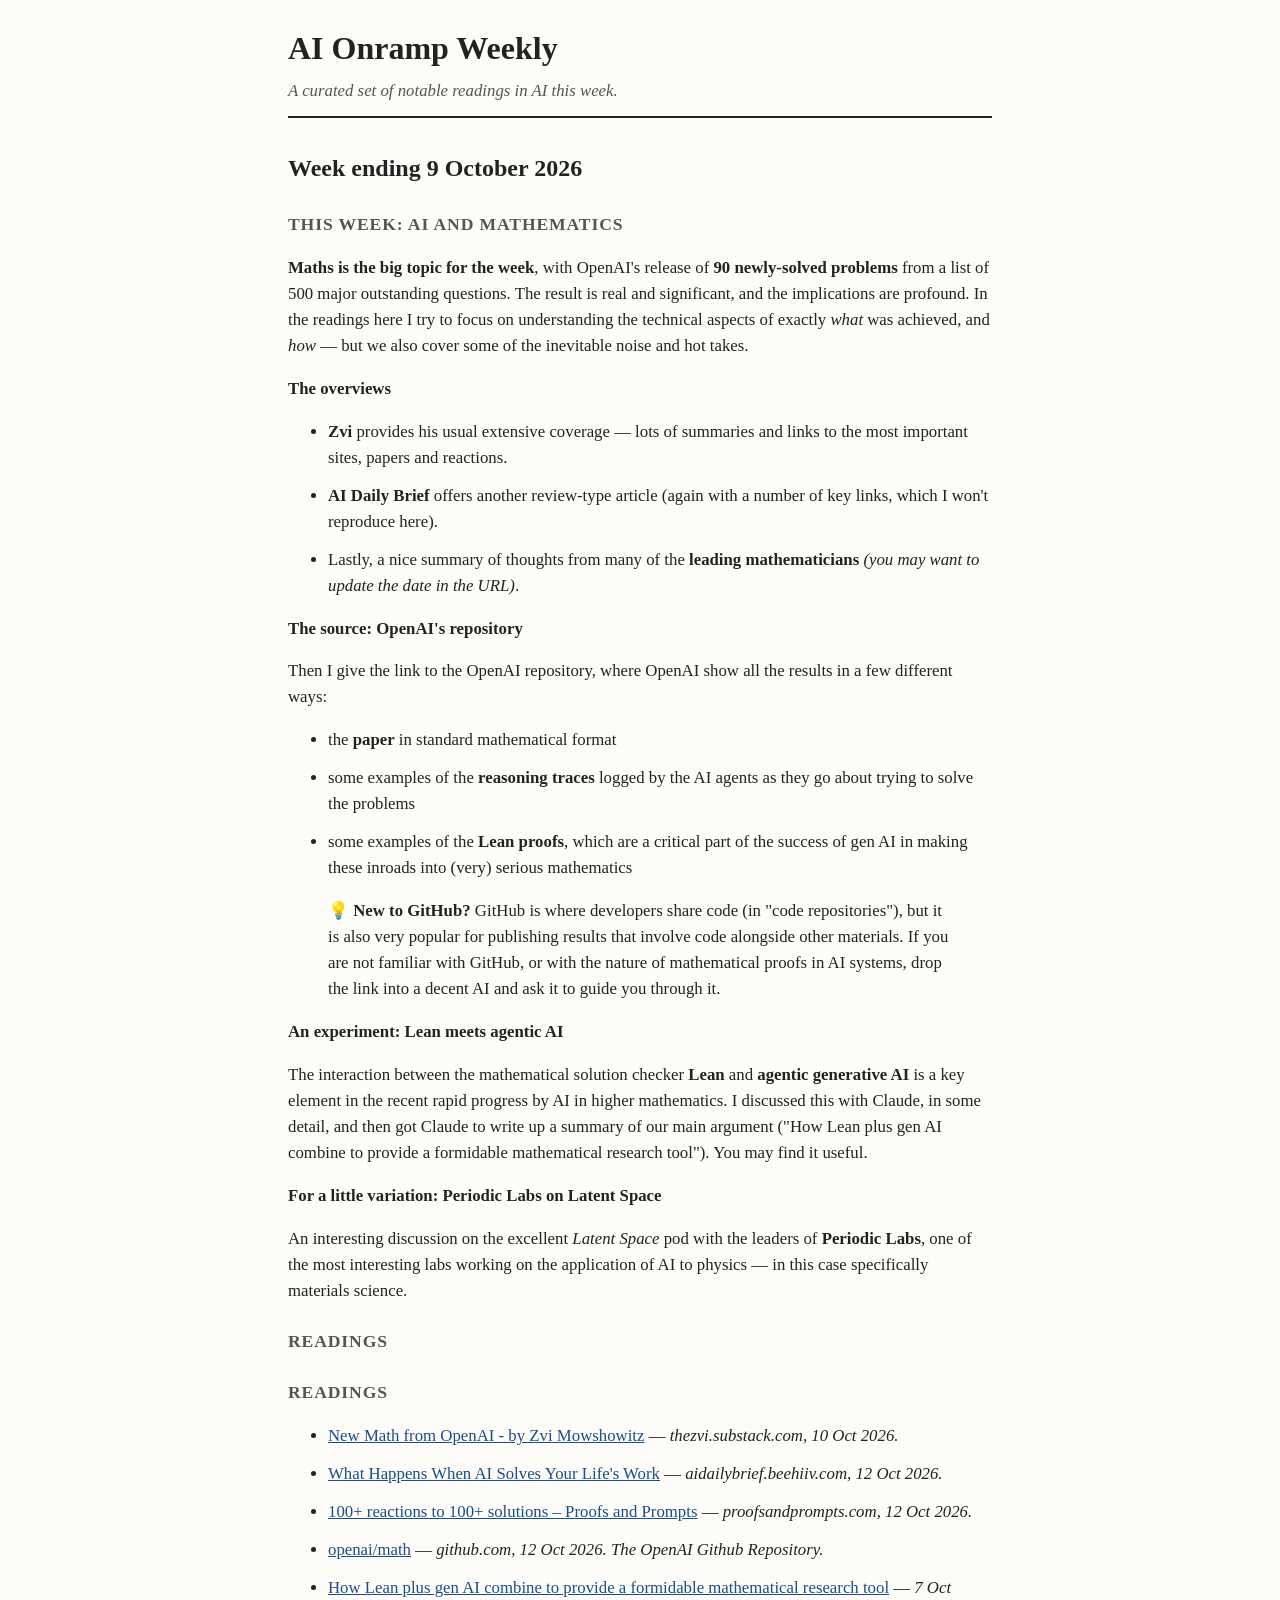
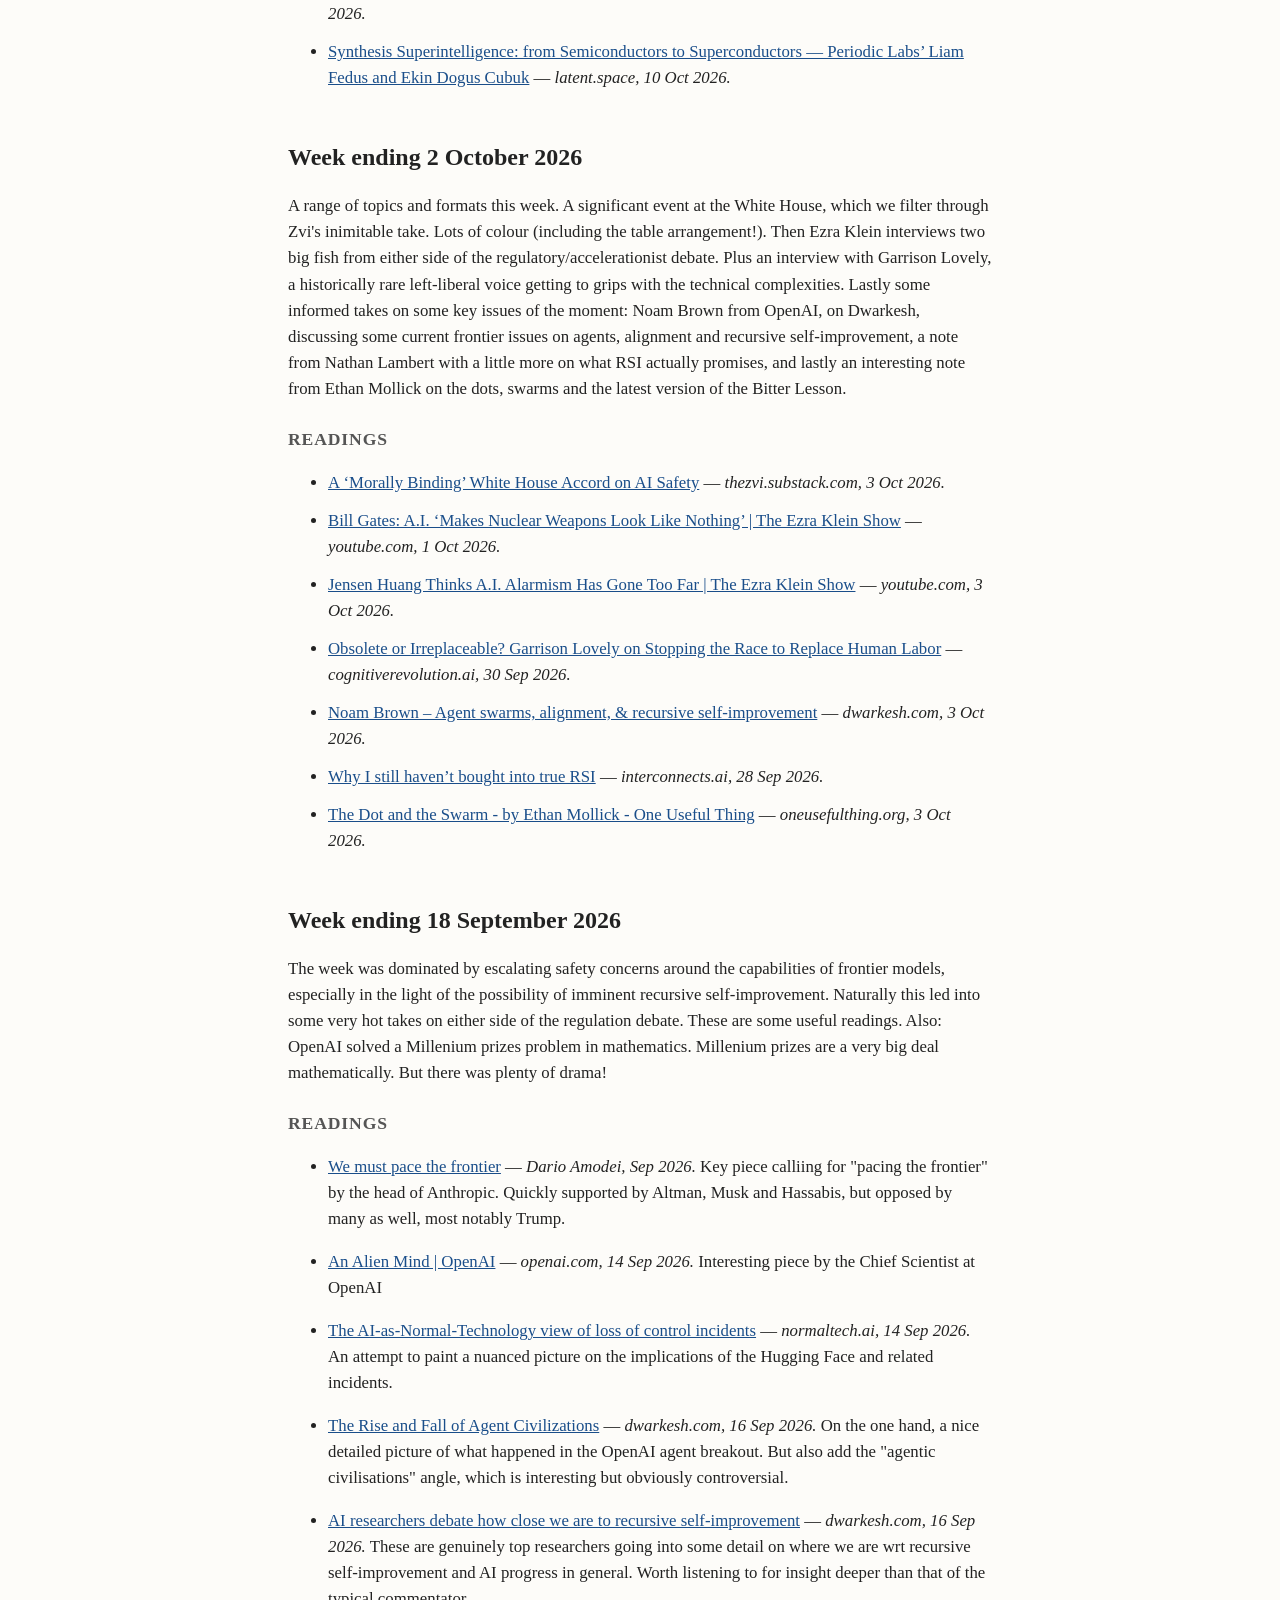
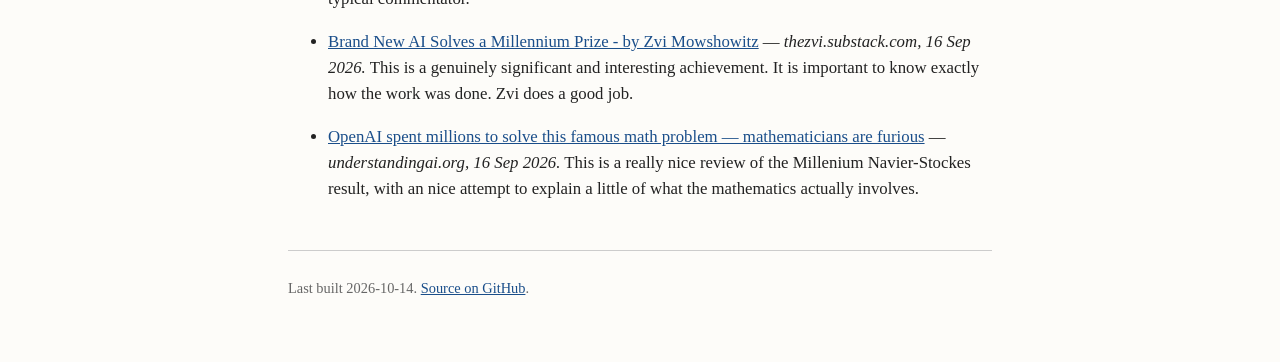
<file: docs/index.html>
<!DOCTYPE html>
<html lang="en">
<head>
<meta charset="utf-8">
<meta name="viewport" content="width=device-width, initial-scale=1">
<title>AI Onramp Weekly</title>
<link rel="stylesheet" href="style.css">
</head>
<body>
<header>
  <h1>AI Onramp Weekly</h1>
  <p class="tagline">A curated set of notable readings in AI this week.</p>
</header>
<main>
<article class="week" id="2026-10-09">
<h1>Week ending 9 October 2026</h1>
<h2>This week: AI and mathematics</h2>
<p><strong>Maths is the big topic for the week</strong>, with OpenAI's release of <strong>90 newly-solved problems</strong> from a list of 500 major outstanding questions. The result is real and significant, and the implications are profound. In the readings here I try to focus on understanding the technical aspects of exactly <em>what</em> was achieved, and <em>how</em> — but we also cover some of the inevitable noise and hot takes.</p>
<p><strong>The overviews</strong></p>
<ul>
<li><strong>Zvi</strong> provides his usual extensive coverage — lots of summaries and links to the most important sites, papers and reactions.</li>
<li><strong>AI Daily Brief</strong> offers another review-type article (again with a number of key links, which I won't reproduce here).</li>
<li>Lastly, a nice summary of thoughts from many of the <strong>leading mathematicians</strong> <em>(you may want to update the date in the URL)</em>.</li>
</ul>
<p><strong>The source: OpenAI's repository</strong></p>
<p>Then I give the link to the OpenAI repository, where OpenAI show all the results in a few different ways:</p>
<ul>
<li>the <strong>paper</strong> in standard mathematical format</li>
<li>some examples of the <strong>reasoning traces</strong> logged by the AI agents as they go about trying to solve the problems</li>
<li>some examples of the <strong>Lean proofs</strong>, which are a critical part of the success of gen AI in making these inroads into (very) serious mathematics</li>
</ul>
<blockquote>
<p>💡 <strong>New to GitHub?</strong> GitHub is where developers share code (in "code repositories"), but it is also very popular for publishing results that involve code alongside other materials. If you are not familiar with GitHub, or with the nature of mathematical proofs in AI systems, drop the link into a decent AI and ask it to guide you through it.</p>
</blockquote>
<p><strong>An experiment: Lean meets agentic AI</strong></p>
<p>The interaction between the mathematical solution checker <strong>Lean</strong> and <strong>agentic generative AI</strong> is a key element in the recent rapid progress by AI in higher mathematics. I discussed this with Claude, in some detail, and then got Claude to write up a summary of our main argument ("How Lean plus gen AI combine to provide a formidable mathematical research tool"). You may find it useful.</p>
<p><strong>For a little variation: Periodic Labs on Latent Space</strong></p>
<p>An interesting discussion on the excellent <em>Latent Space</em> pod with the leaders of <strong>Periodic Labs</strong>, one of the most interesting labs working on the application of AI to physics — in this case specifically materials science.</p>
<h2>Readings</h2>
<h2>Readings</h2>
<ul>
<li><a href="https://thezvi.substack.com/p/new-math-from-openai?utm_source=%2Finbox&amp;utm_medium=reader2">New Math from OpenAI - by Zvi Mowshowitz</a> — <em>thezvi.substack.com, 10 Oct 2026.</em></li>
<li><a href="https://aidailybrief.beehiiv.com/p/what-happens-when-ai-solves-your-life-s-work">What Happens When AI Solves Your Life's Work</a> — <em>aidailybrief.beehiiv.com, 12 Oct 2026.</em></li>
<li><a href="https://proofsandprompts.com/2026/10/08/100-reactions-to-100-solutions/">100+ reactions to 100+ solutions – Proofs and Prompts</a> — <em>proofsandprompts.com, 12 Oct 2026.</em></li>
<li><a href="https://github.com/openai/math/tree/main">openai/math</a> — <em>github.com, 12 Oct 2026. The OpenAI Github Repository.</em></li>
<li><a href="lean_ai_math_tool.html">How Lean plus gen AI combine to provide a formidable mathematical research tool</a> — <em>7 Oct 2026.</em></li>
<li><a href="https://www.latent.space/p/periodic">Synthesis Superintelligence: from Semiconductors to Superconductors — Periodic Labs’ Liam Fedus and Ekin Dogus Cubuk</a> — <em>latent.space, 10 Oct 2026.</em></li>
</ul>
</article>

<article class="week" id="2026-10-02">
<h1>Week ending 2 October 2026</h1>
<p>A range of topics and formats this week.  A significant event at the White House, which we filter through Zvi's inimitable take.  Lots of colour (including the table arrangement!). Then Ezra Klein interviews two big fish from either side of the regulatory/accelerationist debate. Plus an interview with Garrison Lovely, a historically rare left-liberal voice getting to grips with the technical complexities.  Lastly some informed takes on some key issues of the moment: Noam Brown from OpenAI, on Dwarkesh, discussing some current frontier issues on agents, alignment and recursive self-improvement, a note from Nathan Lambert with a little more on what RSI actually promises, and lastly an interesting note from Ethan Mollick on the dots, swarms and the latest version of the Bitter Lesson.</p>
<h2>Readings</h2>
<ul>
<li><a href="https://thezvi.substack.com/p/a-morally-binding-white-house-accord?utm_source=%2Finbox&amp;utm_medium=reader2">A ‘Morally Binding’ White House Accord on AI Safety</a> — <em>thezvi.substack.com, 3 Oct 2026.</em> </li>
<li><a href="https://www.youtube.com/watch?v=A_156w0aYtU">Bill Gates: A.I. ‘Makes Nuclear Weapons Look Like Nothing’ | The Ezra Klein Show</a> — <em>youtube.com, 1 Oct 2026.</em> </li>
<li><a href="https://www.youtube.com/watch?v=HjurAWAr_nY">Jensen Huang Thinks A.I. Alarmism Has Gone Too Far | The Ezra Klein Show</a> — <em>youtube.com, 3 Oct 2026.</em> </li>
<li><a href="https://www.cognitiverevolution.ai/obsolete-or-irreplaceable-garrison-lovely-on-stopping-the-race-to-replace-human-labor/">Obsolete or Irreplaceable? Garrison Lovely on Stopping the Race to Replace Human Labor</a> — <em>cognitiverevolution.ai, 30 Sep 2026.</em> </li>
<li><a href="https://www.dwarkesh.com/p/noam-brown">Noam Brown – Agent swarms, alignment, &amp; recursive self-improvement</a> — <em>dwarkesh.com, 3 Oct 2026.</em> </li>
<li><a href="https://www.interconnects.ai/p/where-i-stand-on-rsi">Why I still haven’t bought into true RSI</a> — <em>interconnects.ai, 28 Sep 2026.</em> </li>
<li><a href="https://www.oneusefulthing.org/p/the-dot-and-the-swarm?utm_source=%2Finbox&amp;utm_medium=reader2">The Dot and the Swarm - by Ethan Mollick - One Useful Thing</a> — <em>oneusefulthing.org, 3 Oct 2026.</em> </li>
</ul>
</article>

<article class="week" id="2026-09-18">
<h1>Week ending 18 September 2026</h1>
<p>The week was dominated by escalating safety concerns around the capabilities of frontier models, especially in the light of the possibility of imminent recursive self-improvement. Naturally this led into some very hot takes on either side of the regulation debate.  These are some useful readings.
Also: OpenAI solved a Millenium prizes problem in mathematics.  Millenium prizes are a very big deal mathematically.  But there was plenty of drama!</p>
<h2>Readings</h2>
<ul>
<li>
<p><a href="https://darioamodei.com/post/we-must-pace-the-frontier">We must pace the frontier</a> — <em>Dario Amodei, Sep 2026.</em> Key piece calliing for "pacing the frontier" by the head of Anthropic. Quickly supported by Altman, Musk and Hassabis, but opposed by many as well, most notably Trump.</p>
</li>
<li>
<p><a href="https://openai.com/index/an-alien-mind/">An Alien Mind | OpenAI</a> — <em>openai.com, 14 Sep 2026.</em> Interesting piece by the Chief Scientist at OpenAI</p>
</li>
<li>
<p><a href="https://www.normaltech.ai/p/the-ai-as-normal-technology-view?">The AI-as-Normal-Technology view of loss of control incidents</a> — <em>normaltech.ai, 14 Sep 2026.</em> An attempt to paint a nuanced picture on the implications of the Hugging Face and related incidents.</p>
</li>
<li>
<p><a href="https://www.dwarkesh.com/p/openai-huggingface">The Rise and Fall of Agent Civilizations</a> — <em>dwarkesh.com, 16 Sep 2026.</em> On the one hand, a nice detailed picture of what happened in the OpenAI agent breakout.  But also add the "agentic civilisations" angle, which is interesting but obviously controversial.</p>
</li>
<li>
<p><a href="https://www.dwarkesh.com/p/john-beren-charlie">AI researchers debate how close we are to recursive self-improvement</a> — <em>dwarkesh.com, 16 Sep 2026.</em> These are genuinely top researchers going into some detail on where we are wrt recursive self-improvement and AI progress in general.  Worth listening to for insight deeper than that of the typical commentator.</p>
</li>
<li>
<p><a href="https://thezvi.substack.com/p/brand-new-ai-solves-a-millennium">Brand New AI Solves a Millennium Prize - by Zvi Mowshowitz</a> — <em>thezvi.substack.com, 16 Sep 2026.</em>  This is a genuinely significant and interesting achievement.  It is important to know exactly how the work was done.  Zvi does a good job.</p>
</li>
<li>
<p><a href="https://www.understandingai.org/p/openai-spent-millions-to-solve-this">OpenAI spent millions to solve this famous math problem — mathematicians are furious</a> — <em>understandingai.org, 16 Sep 2026.</em> This is a really nice review of the Millenium Navier-Stockes result, with an nice attempt to explain a little of what the mathematics actually involves.</p>
</li>
</ul>
</article>
</main>
<footer>
  <p>Last built 2026-10-14. <a href="https://github.com/bdutoit02/AI-Onramp-Weekly">Source on GitHub</a>.</p>
</footer>
</body>
</html>
</file>
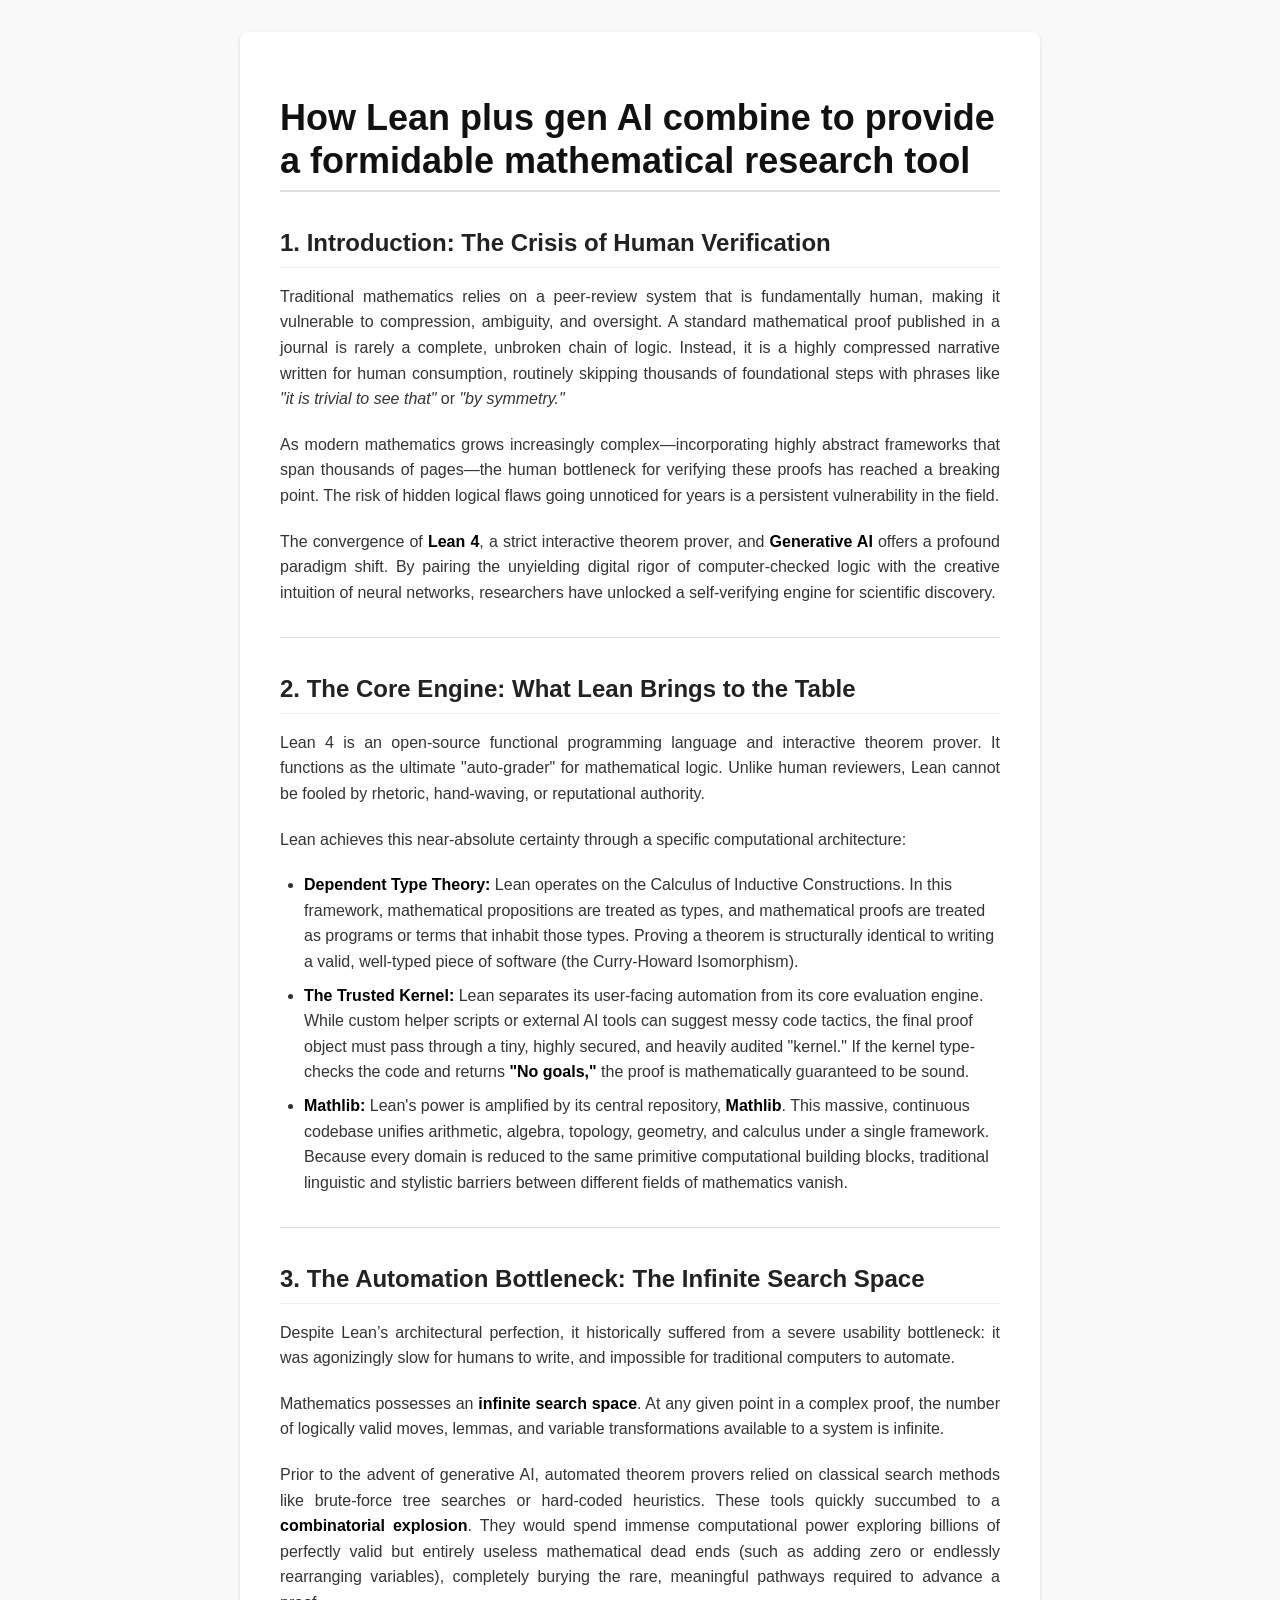
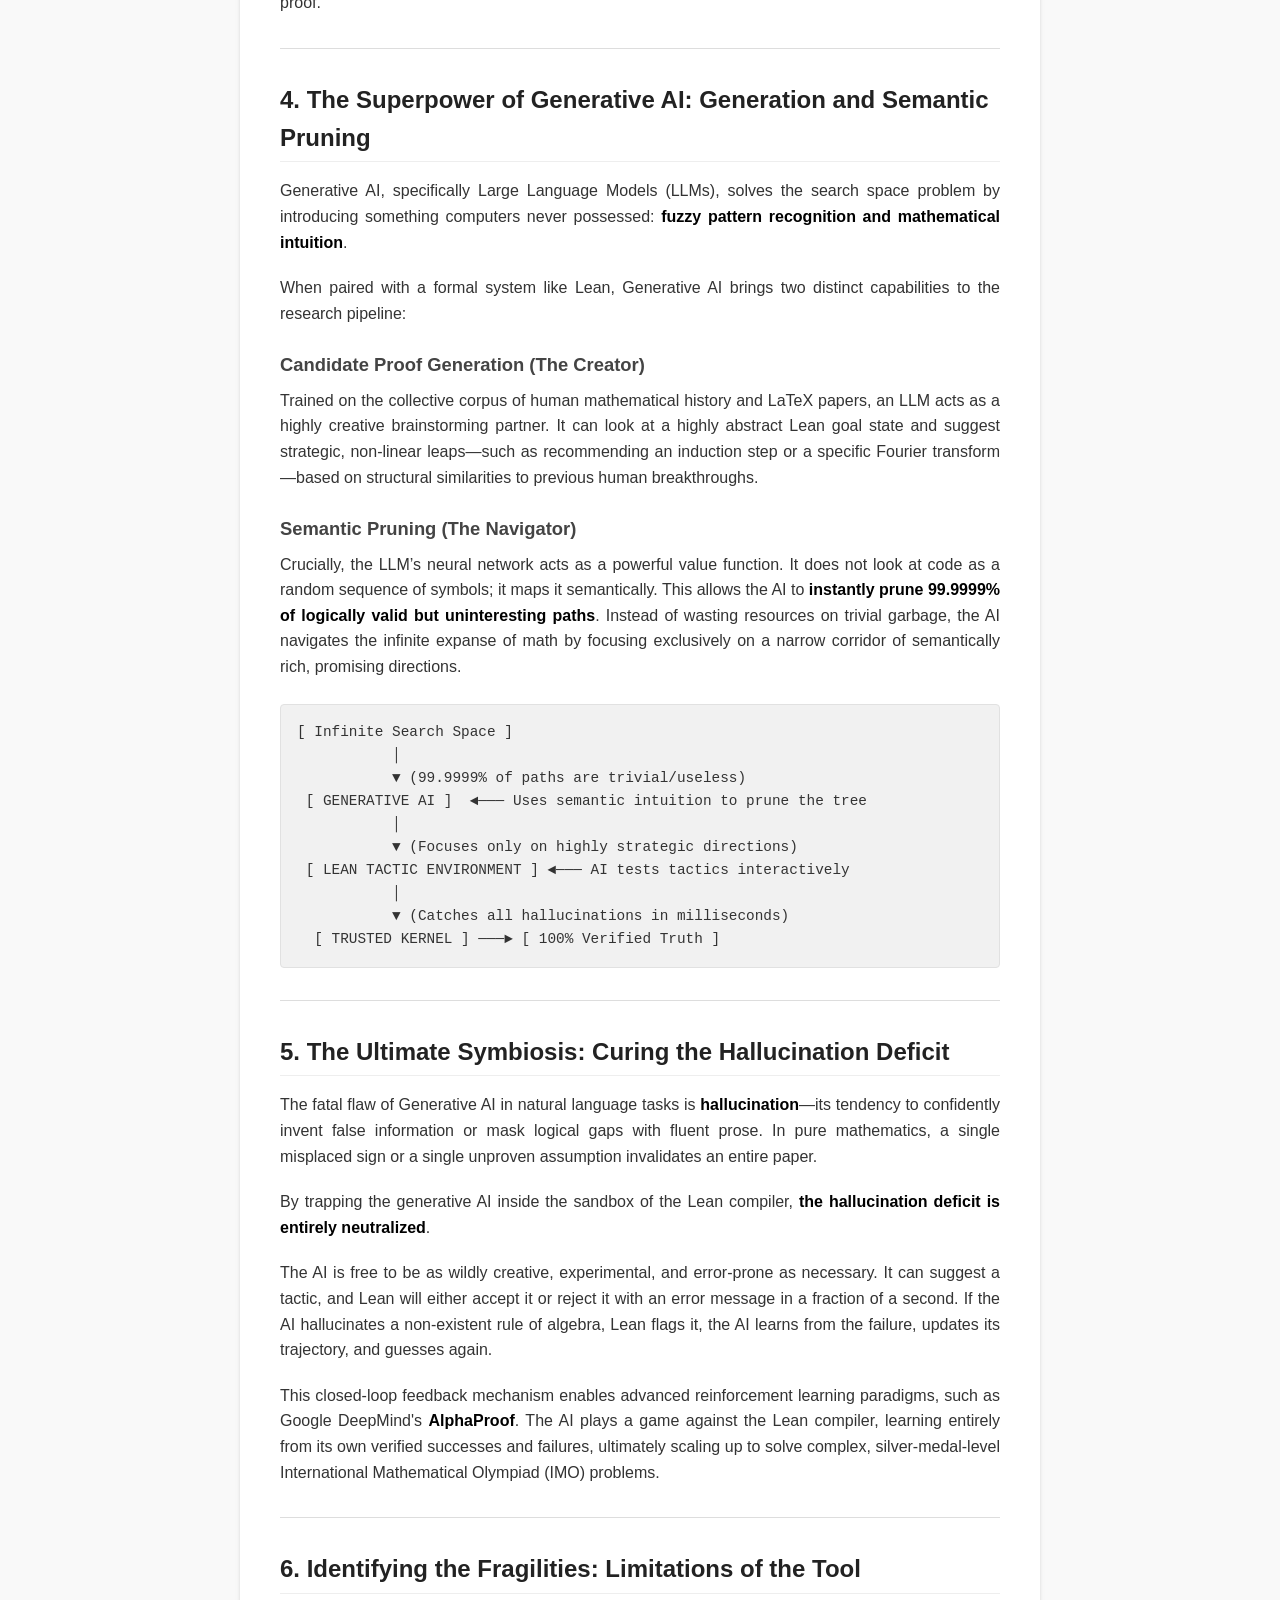
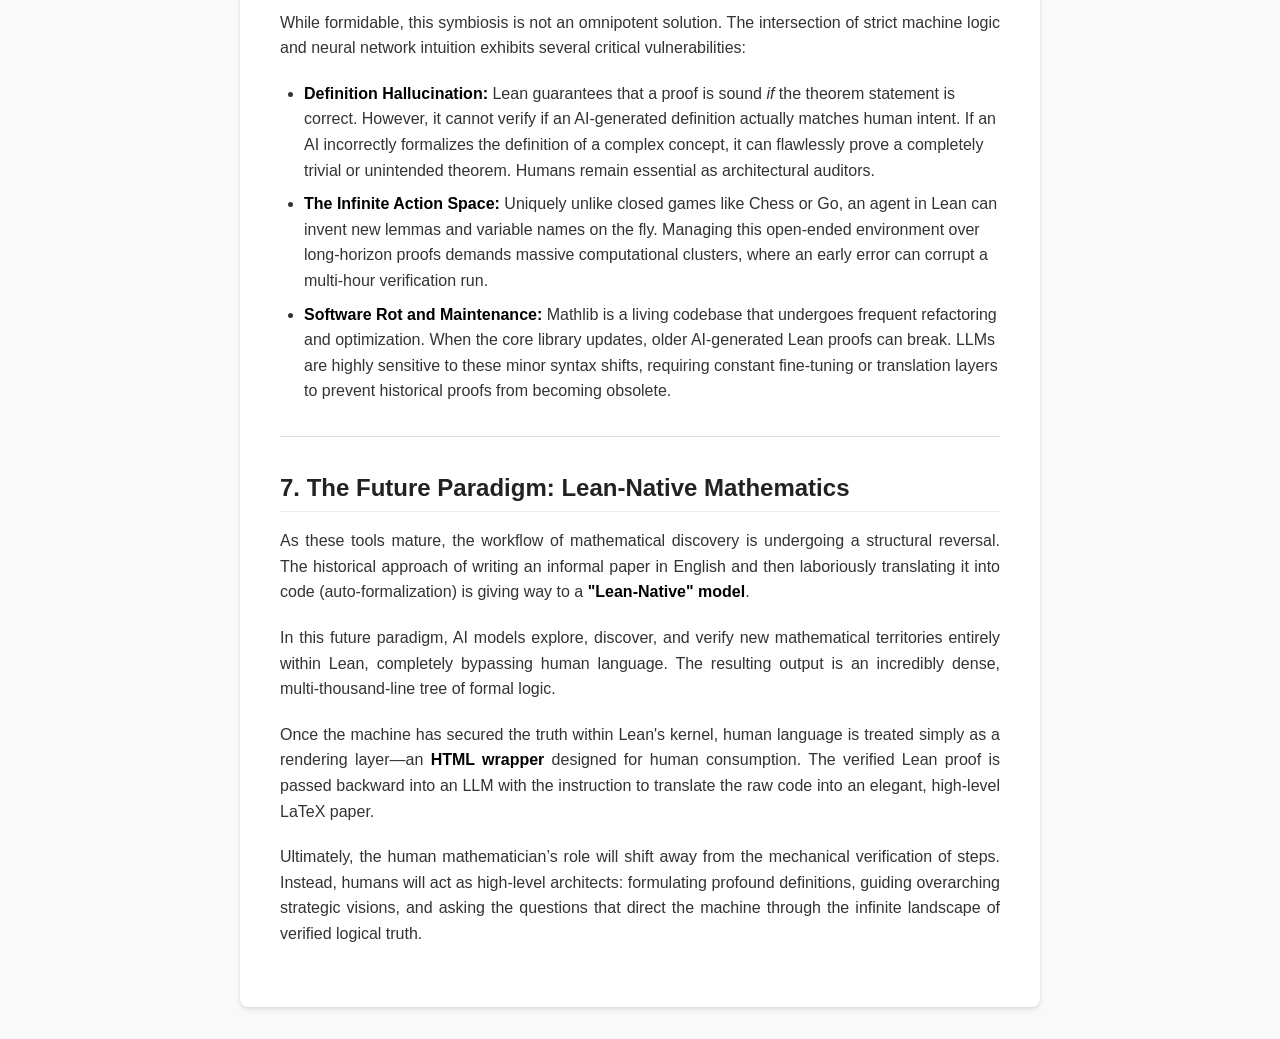
<file: docs/lean_ai_math_tool.html>
<!DOCTYPE html>
<html lang="en">
<head>
    <meta charset="UTF-8">
    <meta name="viewport" content="width=device-width, initial-scale=1.0">
    <title>How Lean plus gen AI combine to provide a formidable mathematical research tool</title>
    <style>
        body {
            font-family: -apple-system, BlinkMacSystemFont, "Segoe UI", Roboto, Helvetica, Arial, sans-serif;
            line-height: 1.6;
            color: #333;
            max-width: 800px;
            margin: 0 auto;
            padding: 2rem 1.5rem;
            background-color: #f9f9f9;
        }
        h1 {
            font-size: 2.25rem;
            color: #111;
            margin-bottom: 1.5rem;
            line-height: 1.2;
            border-bottom: 2px solid #ddd;
            padding-bottom: 0.5rem;
        }
        h2 {
            font-size: 1.5rem;
            color: #222;
            margin-top: 2rem;
            margin-bottom: 1rem;
            border-bottom: 1px solid #eee;
            padding-bottom: 0.25rem;
        }
        h3 {
            font-size: 1.15rem;
            color: #444;
            margin-top: 1.5rem;
            margin-bottom: 0.5rem;
        }
        p {
            margin-top: 0;
            margin-bottom: 1.25rem;
            text-align: justify;
        }
        em {
            font-style: italic;
        }
        strong {
            font-weight: bold;
            color: #000;
        }
        ul {
            margin-top: 0;
            margin-bottom: 1.25rem;
            padding-left: 1.5rem;
        }
        li {
            margin-bottom: 0.5rem;
        }
        hr {
            border: 0;
            height: 1px;
            background: #ddd;
            margin: 2rem 0;
        }
        pre {
            background-color: #f1f1f1;
            border: 1px solid #e1e1e1;
            border-radius: 4px;
            padding: 1rem;
            overflow-x: auto;
            font-family: "SFMono-Regular", Consolas, "Liberation Mono", Menlo, monospace;
            font-size: 0.9rem;
            margin: 1.5rem 0;
        }
        .container {
            background-color: #fff;
            padding: 2.5rem;
            border-radius: 8px;
            box-shadow: 0 4px 6px rgba(0,0,0,0.05), 0 1px 3px rgba(0,0,0,0.1);
        }
    </style>
</head>
<body>
<div class="container">
    <h1>How Lean plus gen AI combine to provide a formidable mathematical research tool</h1>

    <h2>1. Introduction: The Crisis of Human Verification</h2>
    <p>Traditional mathematics relies on a peer-review system that is fundamentally human, making it vulnerable to compression, ambiguity, and oversight. A standard mathematical proof published in a journal is rarely a complete, unbroken chain of logic. Instead, it is a highly compressed narrative written for human consumption, routinely skipping thousands of foundational steps with phrases like <em>"it is trivial to see that"</em> or <em>"by symmetry."</em></p>
    
    <p>As modern mathematics grows increasingly complex—incorporating highly abstract frameworks that span thousands of pages—the human bottleneck for verifying these proofs has reached a breaking point. The risk of hidden logical flaws going unnoticed for years is a persistent vulnerability in the field.</p>
    
    <p>The convergence of <strong>Lean 4</strong>, a strict interactive theorem prover, and <strong>Generative AI</strong> offers a profound paradigm shift. By pairing the unyielding digital rigor of computer-checked logic with the creative intuition of neural networks, researchers have unlocked a self-verifying engine for scientific discovery.</p>

    <hr>

    <h2>2. The Core Engine: What Lean Brings to the Table</h2>
    <p>Lean 4 is an open-source functional programming language and interactive theorem prover. It functions as the ultimate "auto-grader" for mathematical logic. Unlike human reviewers, Lean cannot be fooled by rhetoric, hand-waving, or reputational authority.</p>
    
    <p>Lean achieves this near-absolute certainty through a specific computational architecture:</p>
    <ul>
        <li><strong>Dependent Type Theory:</strong> Lean operates on the Calculus of Inductive Constructions. In this framework, mathematical propositions are treated as types, and mathematical proofs are treated as programs or terms that inhabit those types. Proving a theorem is structurally identical to writing a valid, well-typed piece of software (the Curry-Howard Isomorphism).</li>
        <li><strong>The Trusted Kernel:</strong> Lean separates its user-facing automation from its core evaluation engine. While custom helper scripts or external AI tools can suggest messy code tactics, the final proof object must pass through a tiny, highly secured, and heavily audited "kernel." If the kernel type-checks the code and returns <strong>"No goals,"</strong> the proof is mathematically guaranteed to be sound.</li>
        <li><strong>Mathlib:</strong> Lean's power is amplified by its central repository, <strong>Mathlib</strong>. This massive, continuous codebase unifies arithmetic, algebra, topology, geometry, and calculus under a single framework. Because every domain is reduced to the same primitive computational building blocks, traditional linguistic and stylistic barriers between different fields of mathematics vanish.</li>
    </ul>

    <hr>

    <h2>3. The Automation Bottleneck: The Infinite Search Space</h2>
    <p>Despite Lean’s architectural perfection, it historically suffered from a severe usability bottleneck: it was agonizingly slow for humans to write, and impossible for traditional computers to automate.</p>
    
    <p>Mathematics possesses an <strong>infinite search space</strong>. At any given point in a complex proof, the number of logically valid moves, lemmas, and variable transformations available to a system is infinite.</p>
    
    <p>Prior to the advent of generative AI, automated theorem provers relied on classical search methods like brute-force tree searches or hard-coded heuristics. These tools quickly succumbed to a <strong>combinatorial explosion</strong>. They would spend immense computational power exploring billions of perfectly valid but entirely useless mathematical dead ends (such as adding zero or endlessly rearranging variables), completely burying the rare, meaningful pathways required to advance a proof.</p>

    <hr>

    <h2>4. The Superpower of Generative AI: Generation and Semantic Pruning</h2>
    <p>Generative AI, specifically Large Language Models (LLMs), solves the search space problem by introducing something computers never possessed: <strong>fuzzy pattern recognition and mathematical intuition</strong>.</p>
    
    <p>When paired with a formal system like Lean, Generative AI brings two distinct capabilities to the research pipeline:</p>

    <h3>Candidate Proof Generation (The Creator)</h3>
    <p>Trained on the collective corpus of human mathematical history and LaTeX papers, an LLM acts as a highly creative brainstorming partner. It can look at a highly abstract Lean goal state and suggest strategic, non-linear leaps—such as recommending an induction step or a specific Fourier transform—based on structural similarities to previous human breakthroughs.</p>

    <h3>Semantic Pruning (The Navigator)</h3>
    <p>Crucially, the LLM’s neural network acts as a powerful value function. It does not look at code as a random sequence of symbols; it maps it semantically. This allows the AI to <strong>instantly prune 99.9999% of logically valid but uninteresting paths</strong>. Instead of wasting resources on trivial garbage, the AI navigates the infinite expanse of math by focusing exclusively on a narrow corridor of semantically rich, promising directions.</p>

<pre>
[ Infinite Search Space ] 
           │
           ▼ (99.9999% of paths are trivial/useless)
 [ GENERATIVE AI ]  ◄─── Uses semantic intuition to prune the tree
           │
           ▼ (Focuses only on highly strategic directions)
 [ LEAN TACTIC ENVIRONMENT ] ◄─── AI tests tactics interactively
           │
           ▼ (Catches all hallucinations in milliseconds)
  [ TRUSTED KERNEL ] ───► [ 100% Verified Truth ]
</pre>

    <hr>

    <h2>5. The Ultimate Symbiosis: Curing the Hallucination Deficit</h2>
    <p>The fatal flaw of Generative AI in natural language tasks is <strong>hallucination</strong>—its tendency to confidently invent false information or mask logical gaps with fluent prose. In pure mathematics, a single misplaced sign or a single unproven assumption invalidates an entire paper.</p>
    
    <p>By trapping the generative AI inside the sandbox of the Lean compiler, <strong>the hallucination deficit is entirely neutralized</strong>.</p>
    
    <p>The AI is free to be as wildly creative, experimental, and error-prone as necessary. It can suggest a tactic, and Lean will either accept it or reject it with an error message in a fraction of a second. If the AI hallucinates a non-existent rule of algebra, Lean flags it, the AI learns from the failure, updates its trajectory, and guesses again.</p>
    
    <p>This closed-loop feedback mechanism enables advanced reinforcement learning paradigms, such as Google DeepMind's <strong>AlphaProof</strong>. The AI plays a game against the Lean compiler, learning entirely from its own verified successes and failures, ultimately scaling up to solve complex, silver-medal-level International Mathematical Olympiad (IMO) problems.</p>

    <hr>

    <h2>6. Identifying the Fragilities: Limitations of the Tool</h2>
    <p>While formidable, this symbiosis is not an omnipotent solution. The intersection of strict machine logic and neural network intuition exhibits several critical vulnerabilities:</p>
    <ul>
        <li><strong>Definition Hallucination:</strong> Lean guarantees that a proof is sound <em>if</em> the theorem statement is correct. However, it cannot verify if an AI-generated definition actually matches human intent. If an AI incorrectly formalizes the definition of a complex concept, it can flawlessly prove a completely trivial or unintended theorem. Humans remain essential as architectural auditors.</li>
        <li><strong>The Infinite Action Space:</strong> Uniquely unlike closed games like Chess or Go, an agent in Lean can invent new lemmas and variable names on the fly. Managing this open-ended environment over long-horizon proofs demands massive computational clusters, where an early error can corrupt a multi-hour verification run.</li>
        <li><strong>Software Rot and Maintenance:</strong> Mathlib is a living codebase that undergoes frequent refactoring and optimization. When the core library updates, older AI-generated Lean proofs can break. LLMs are highly sensitive to these minor syntax shifts, requiring constant fine-tuning or translation layers to prevent historical proofs from becoming obsolete.</li>
    </ul>

    <hr>

    <h2>7. The Future Paradigm: Lean-Native Mathematics</h2>
    <p>As these tools mature, the workflow of mathematical discovery is undergoing a structural reversal. The historical approach of writing an informal paper in English and then laboriously translating it into code (auto-formalization) is giving way to a <strong>"Lean-Native" model</strong>.</p>
    
    <p>In this future paradigm, AI models explore, discover, and verify new mathematical territories entirely within Lean, completely bypassing human language. The resulting output is an incredibly dense, multi-thousand-line tree of formal logic.</p>
    
    <p>Once the machine has secured the truth within Lean's kernel, human language is treated simply as a rendering layer—an <strong>HTML wrapper</strong> designed for human consumption. The verified Lean proof is passed backward into an LLM with the instruction to translate the raw code into an elegant, high-level LaTeX paper.</p>
    
    <p>Ultimately, the human mathematician’s role will shift away from the mechanical verification of steps. Instead, humans will act as high-level architects: formulating profound definitions, guiding overarching strategic visions, and asking the questions that direct the machine through the infinite landscape of verified logical truth.</p>
</div>
</body>
</html>
</file>
<file: docs/style.css>
/* AI Onramp Weekly — deliberately plain, readable on any screen. */

body {
  max-width: 44rem;
  margin: 0 auto;
  padding: 1.5rem 1rem 3rem;
  font-family: Georgia, "Times New Roman", serif;
  font-size: 1.05rem;
  line-height: 1.55;
  color: #222;
  background: #fdfcf9;
}

header {
  border-bottom: 2px solid #222;
  margin-bottom: 2rem;
  padding-bottom: 0.75rem;
}

header h1 {
  margin: 0 0 0.25rem;
  font-size: 2rem;
}

.tagline {
  margin: 0;
  color: #555;
  font-style: italic;
}

.week {
  margin-bottom: 3rem;
}

.week h1 {
  font-size: 1.5rem;
  margin-bottom: 0.25rem;
}

.week h2 {
  font-size: 1.1rem;
  text-transform: uppercase;
  letter-spacing: 0.05em;
  color: #555;
  margin-top: 1.5rem;
}

.week li {
  margin-bottom: 0.75rem;
}

a {
  color: #1a4e8a;
}

footer {
  border-top: 1px solid #ccc;
  margin-top: 2rem;
  padding-top: 0.75rem;
  font-size: 0.9rem;
  color: #666;
}
</file>
